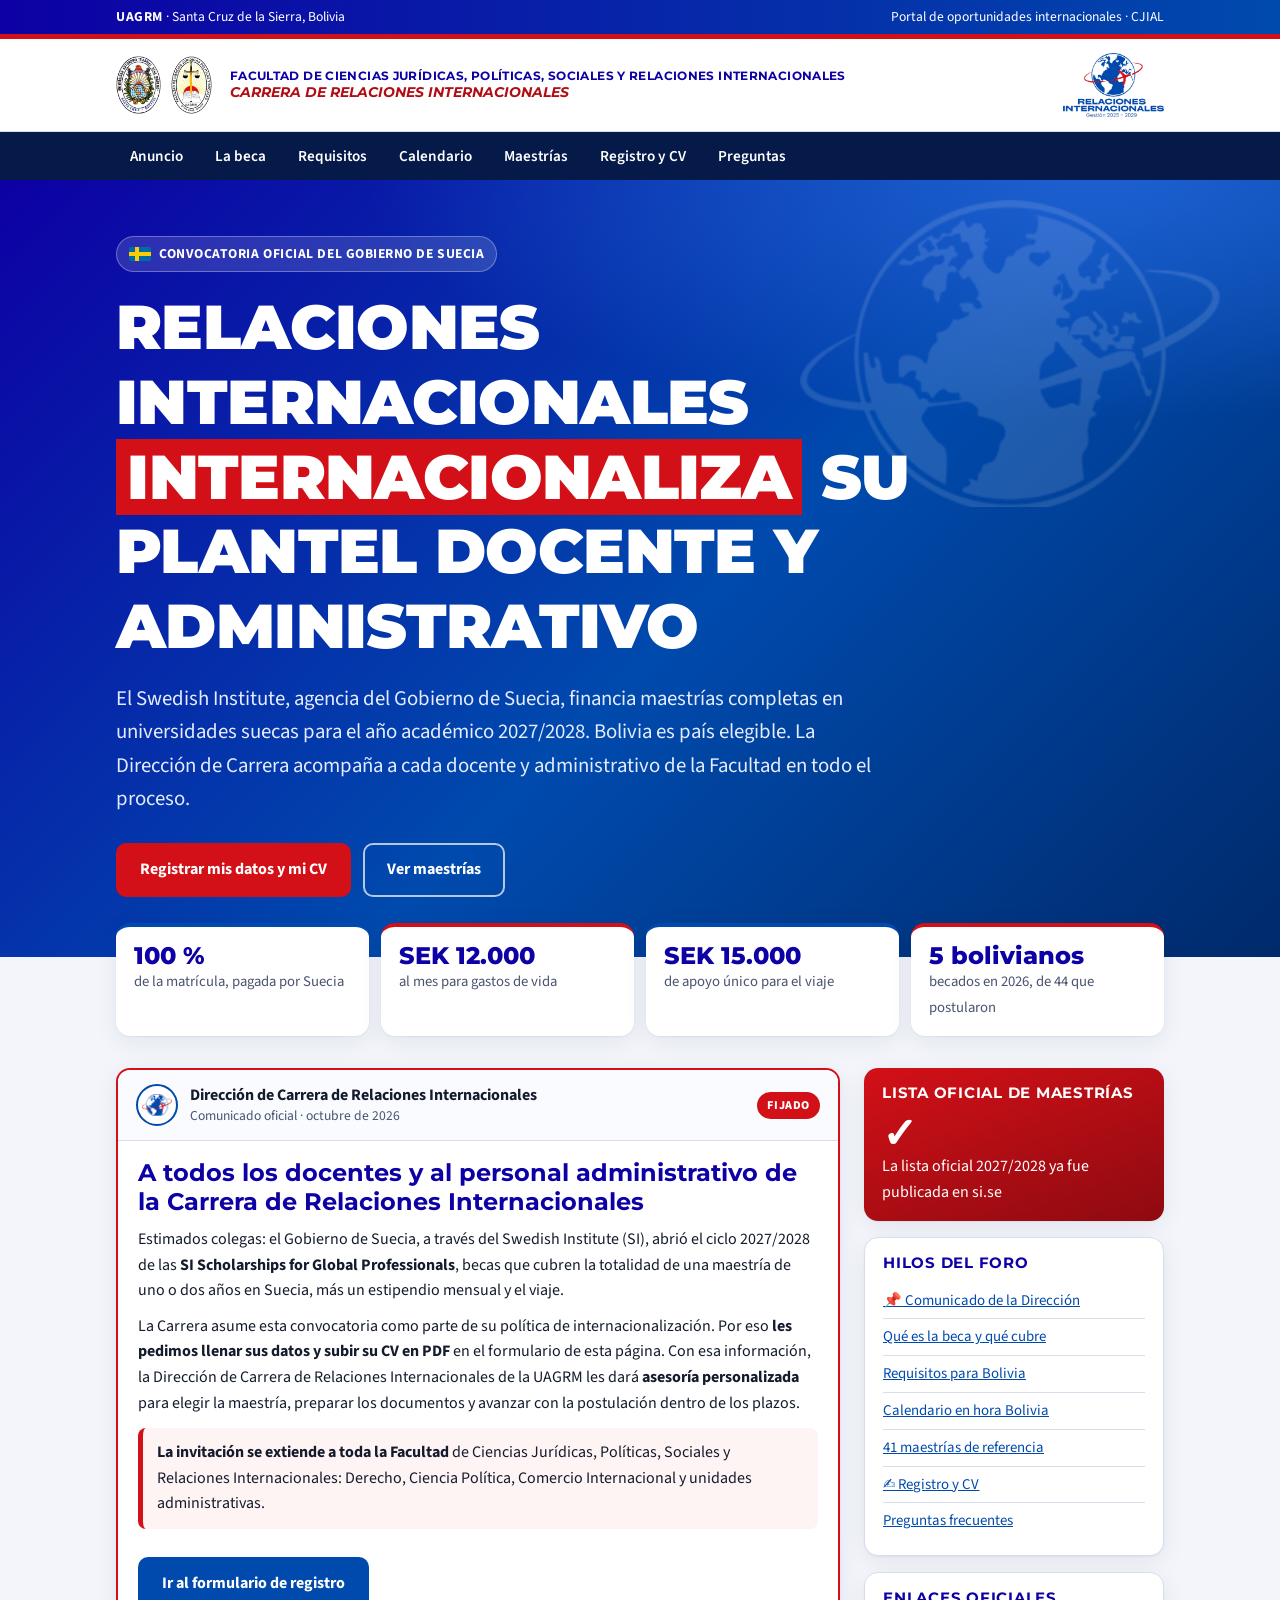
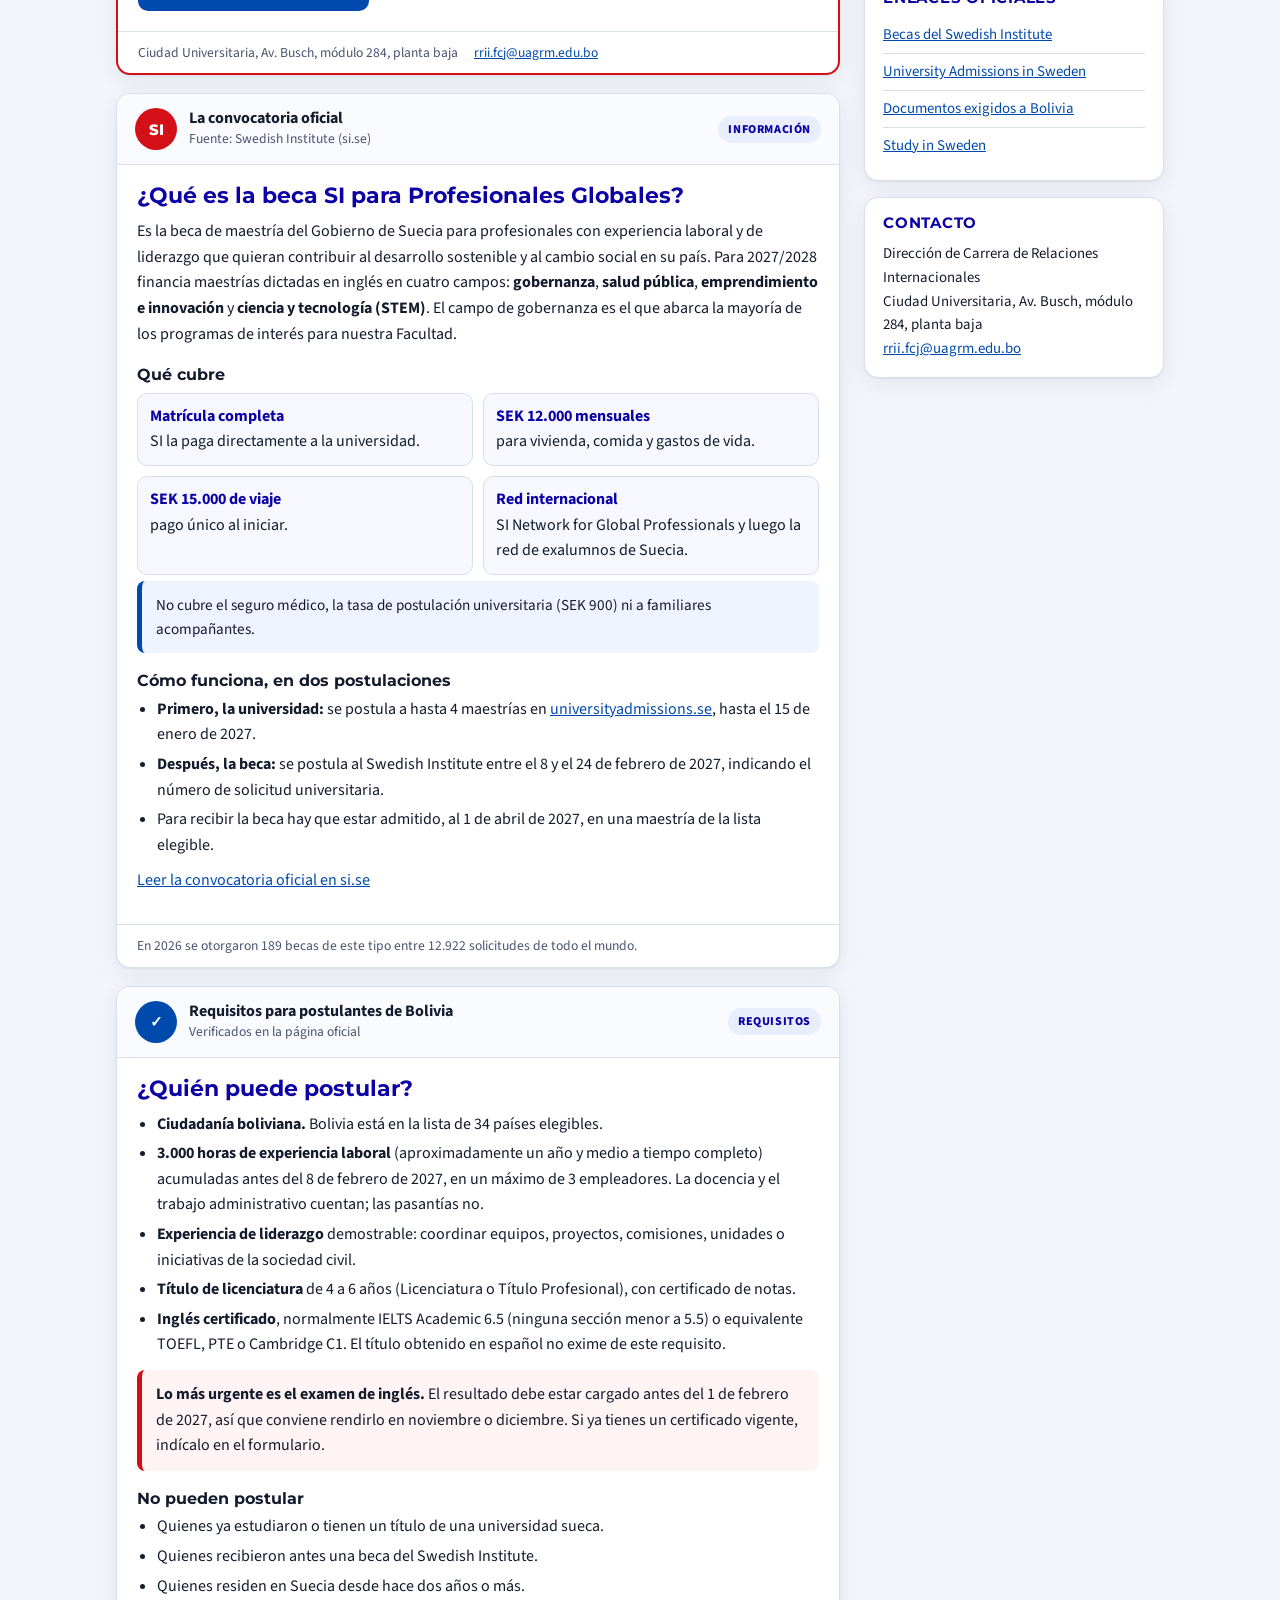
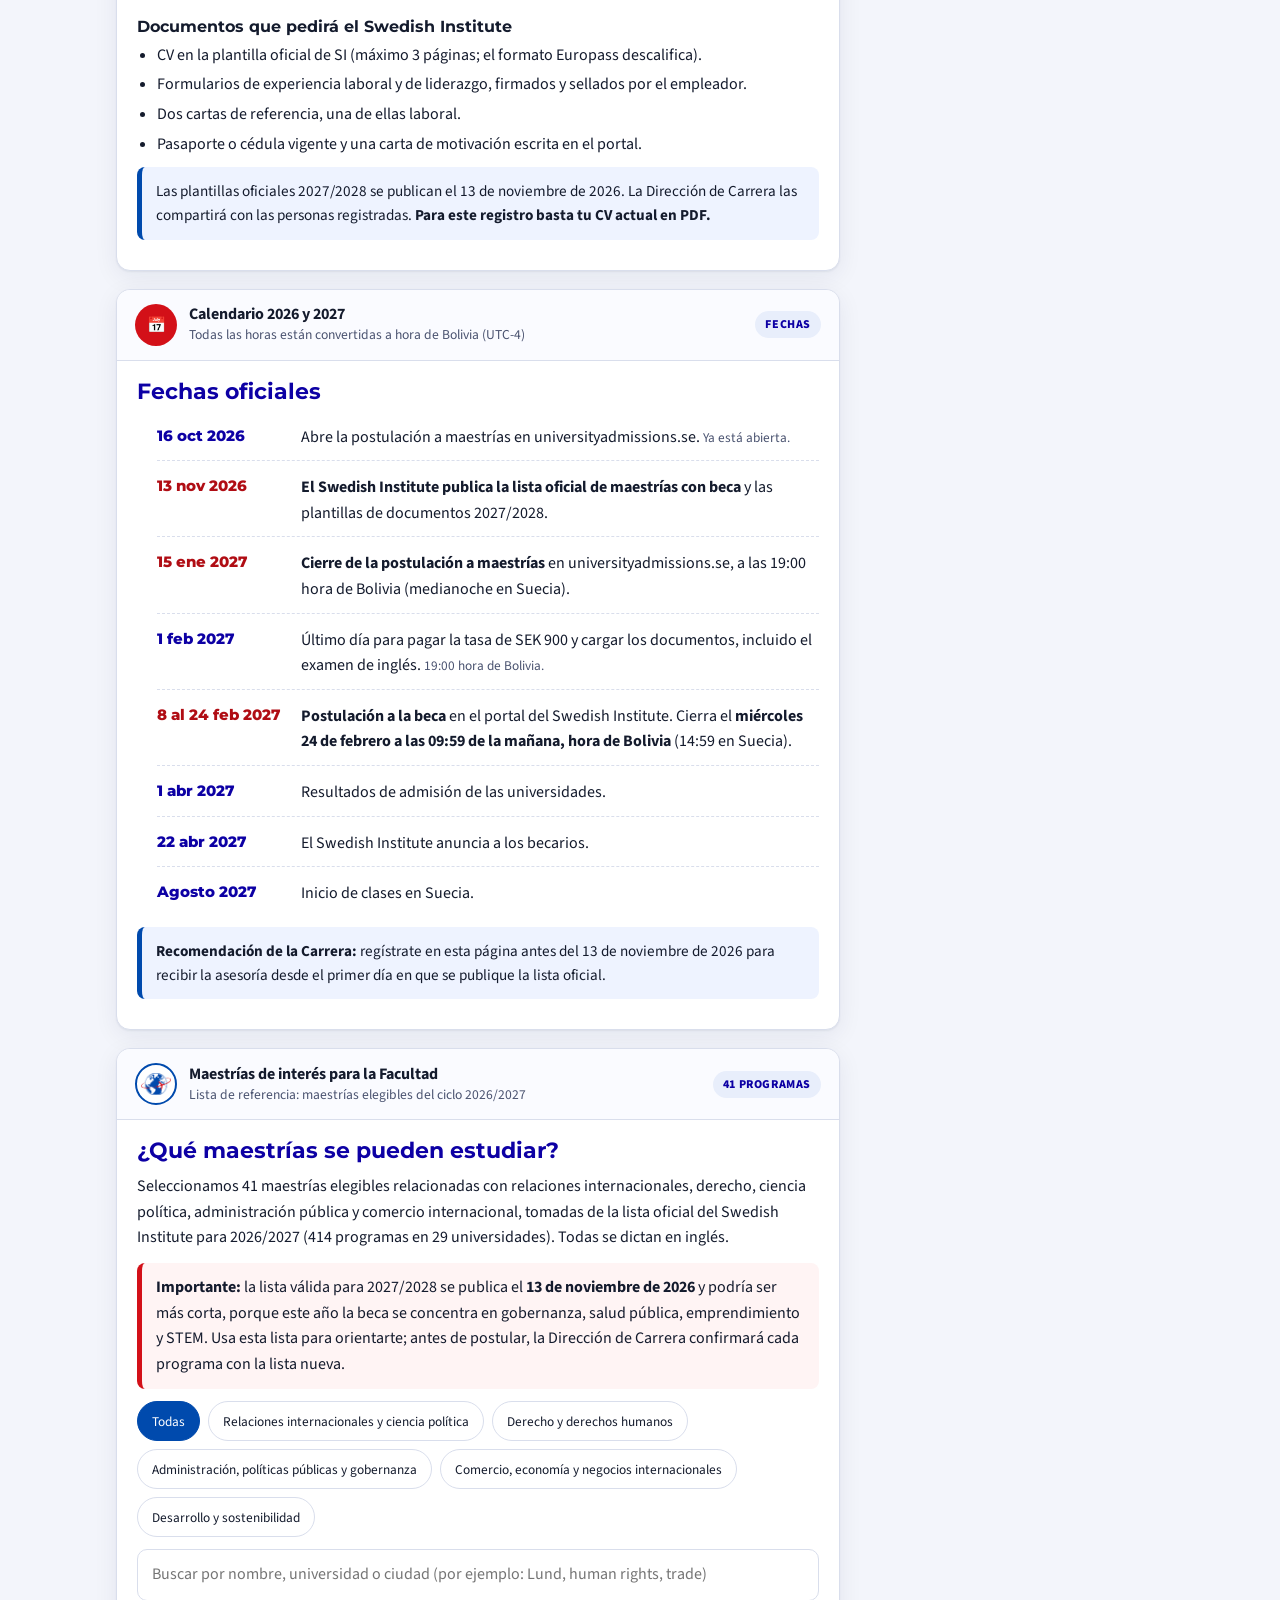
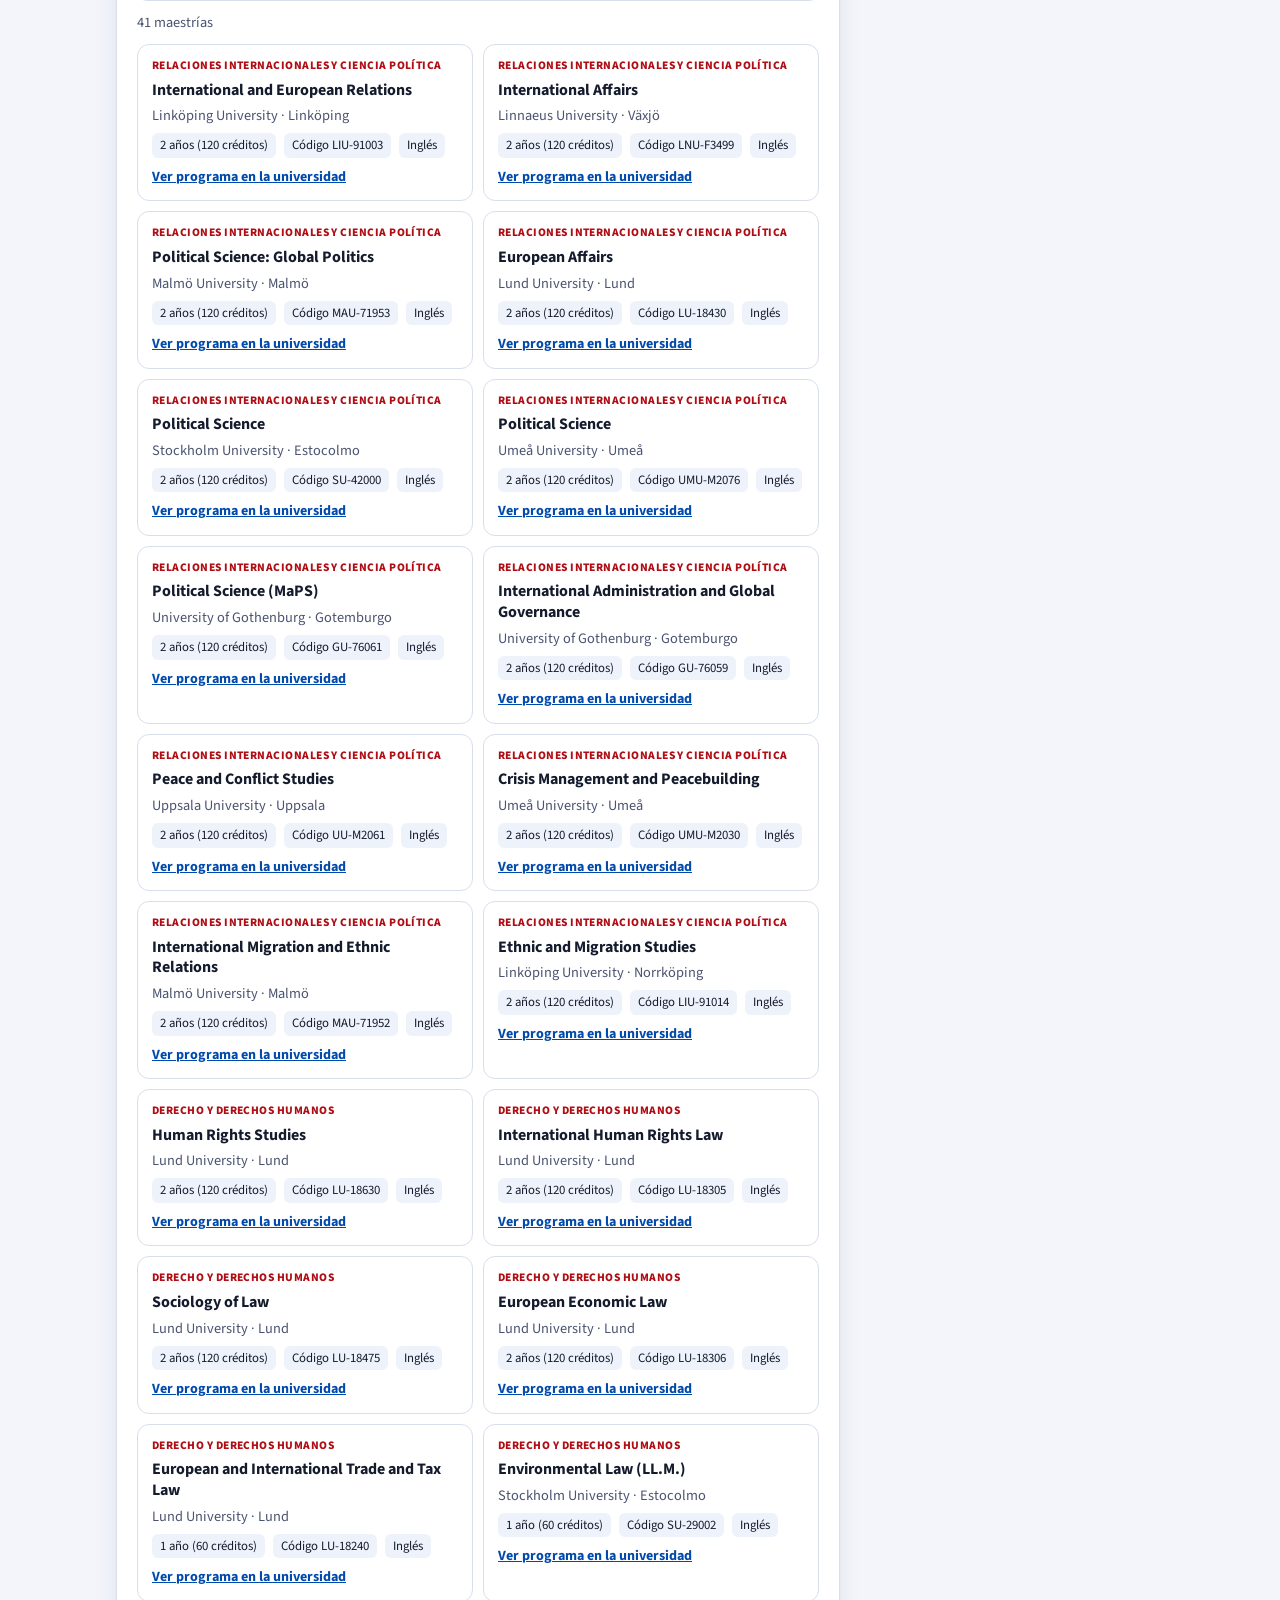
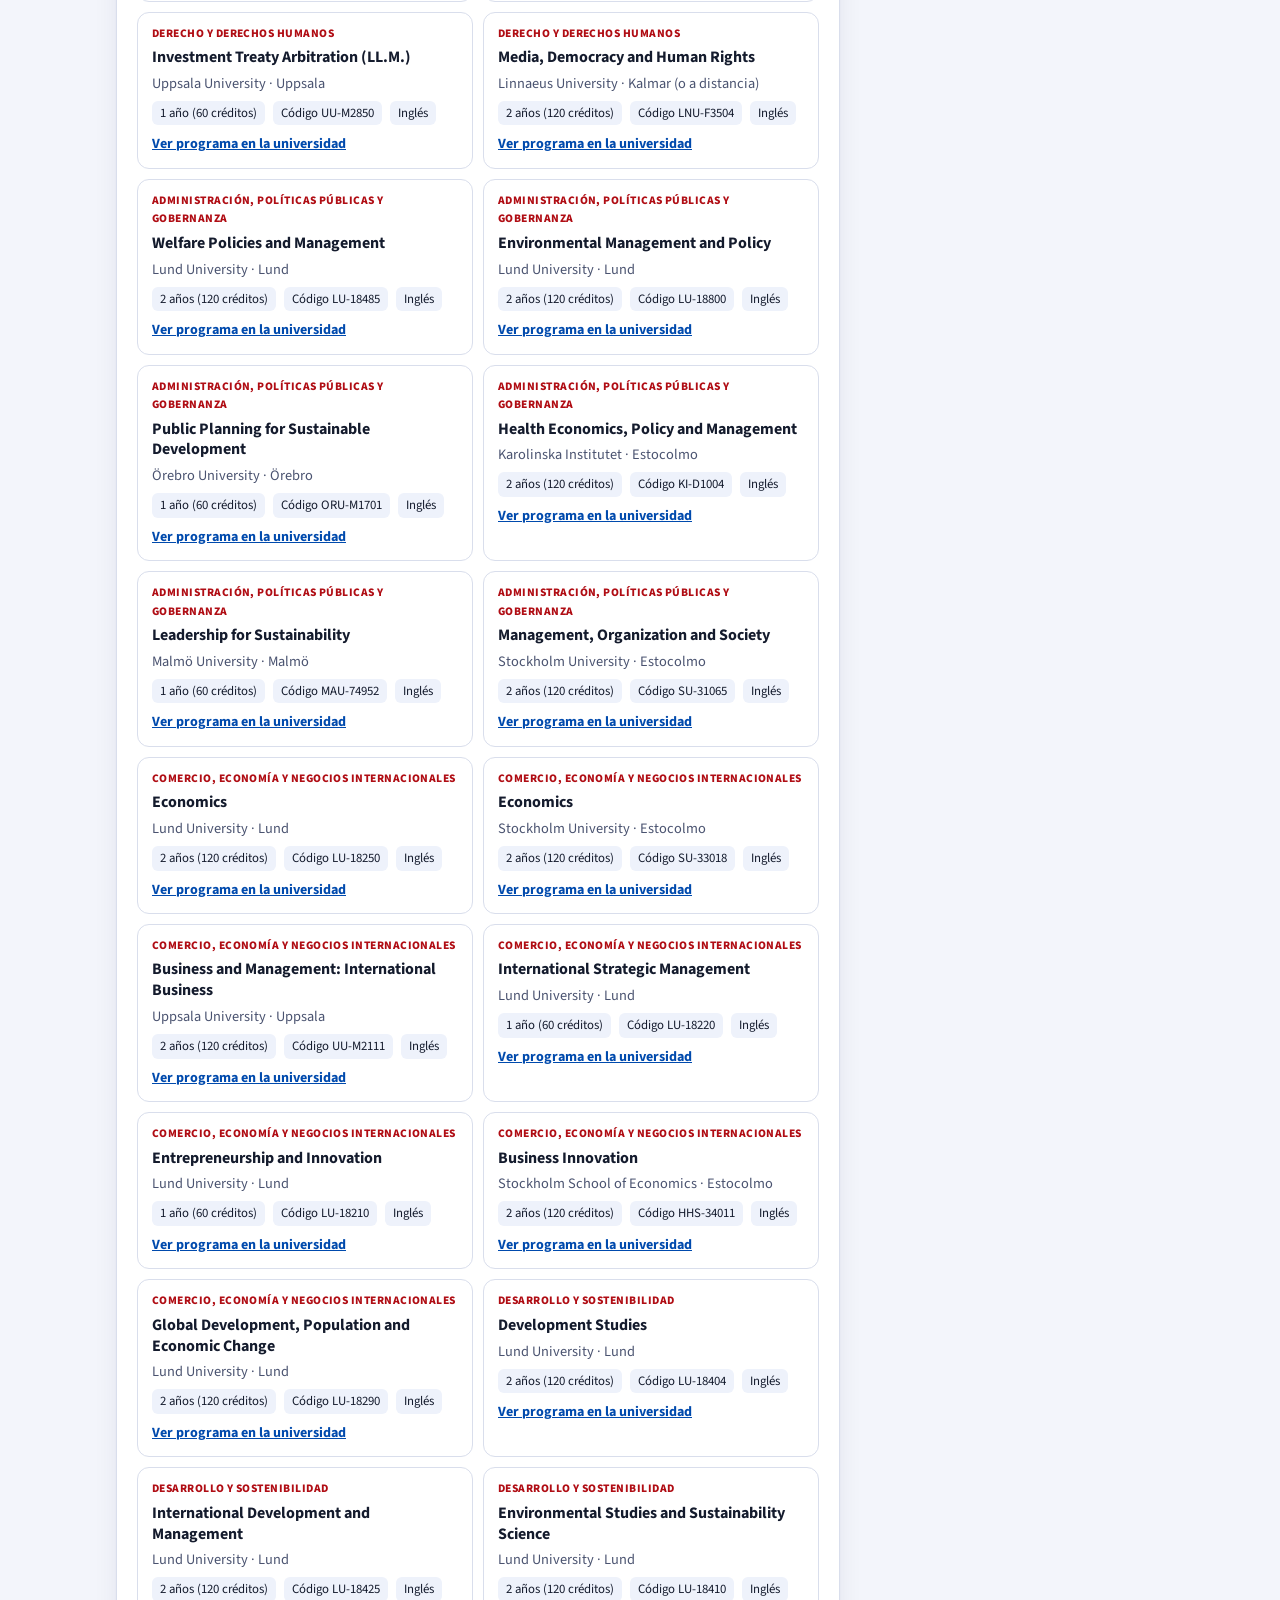
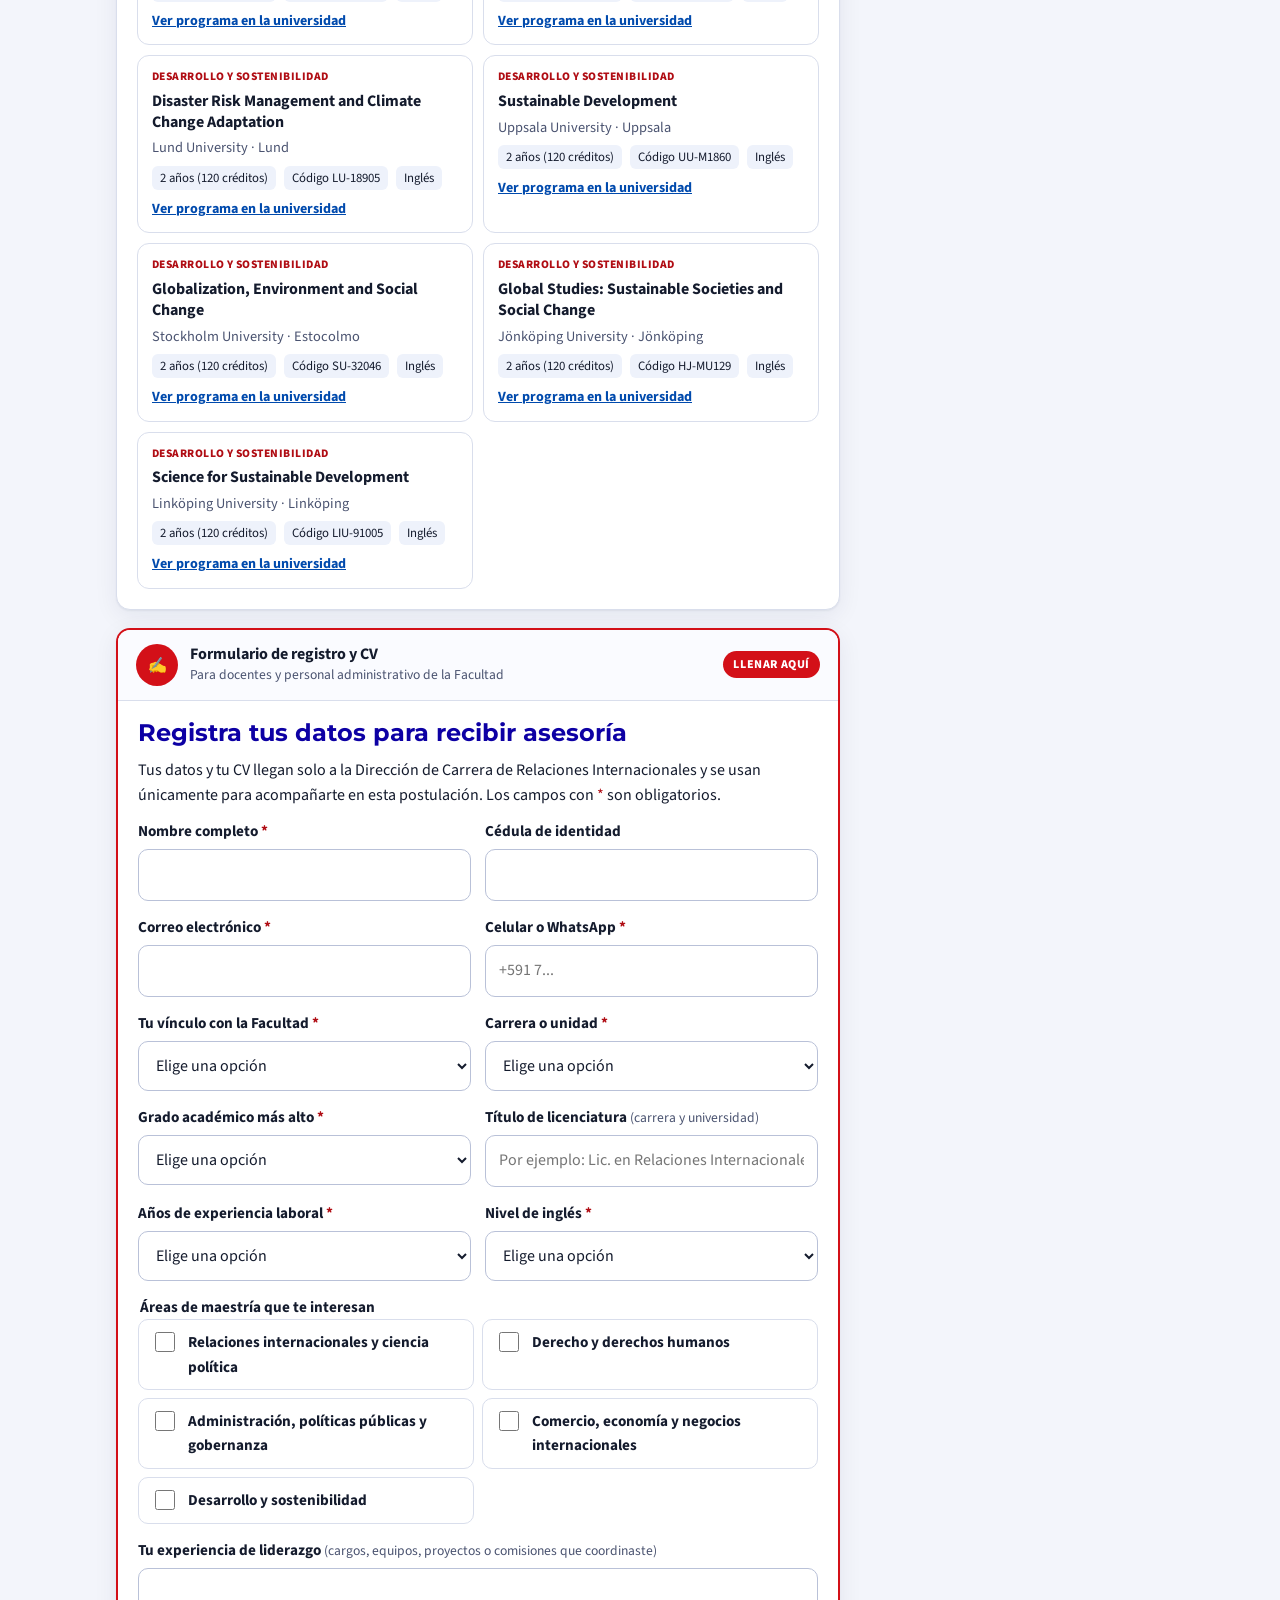
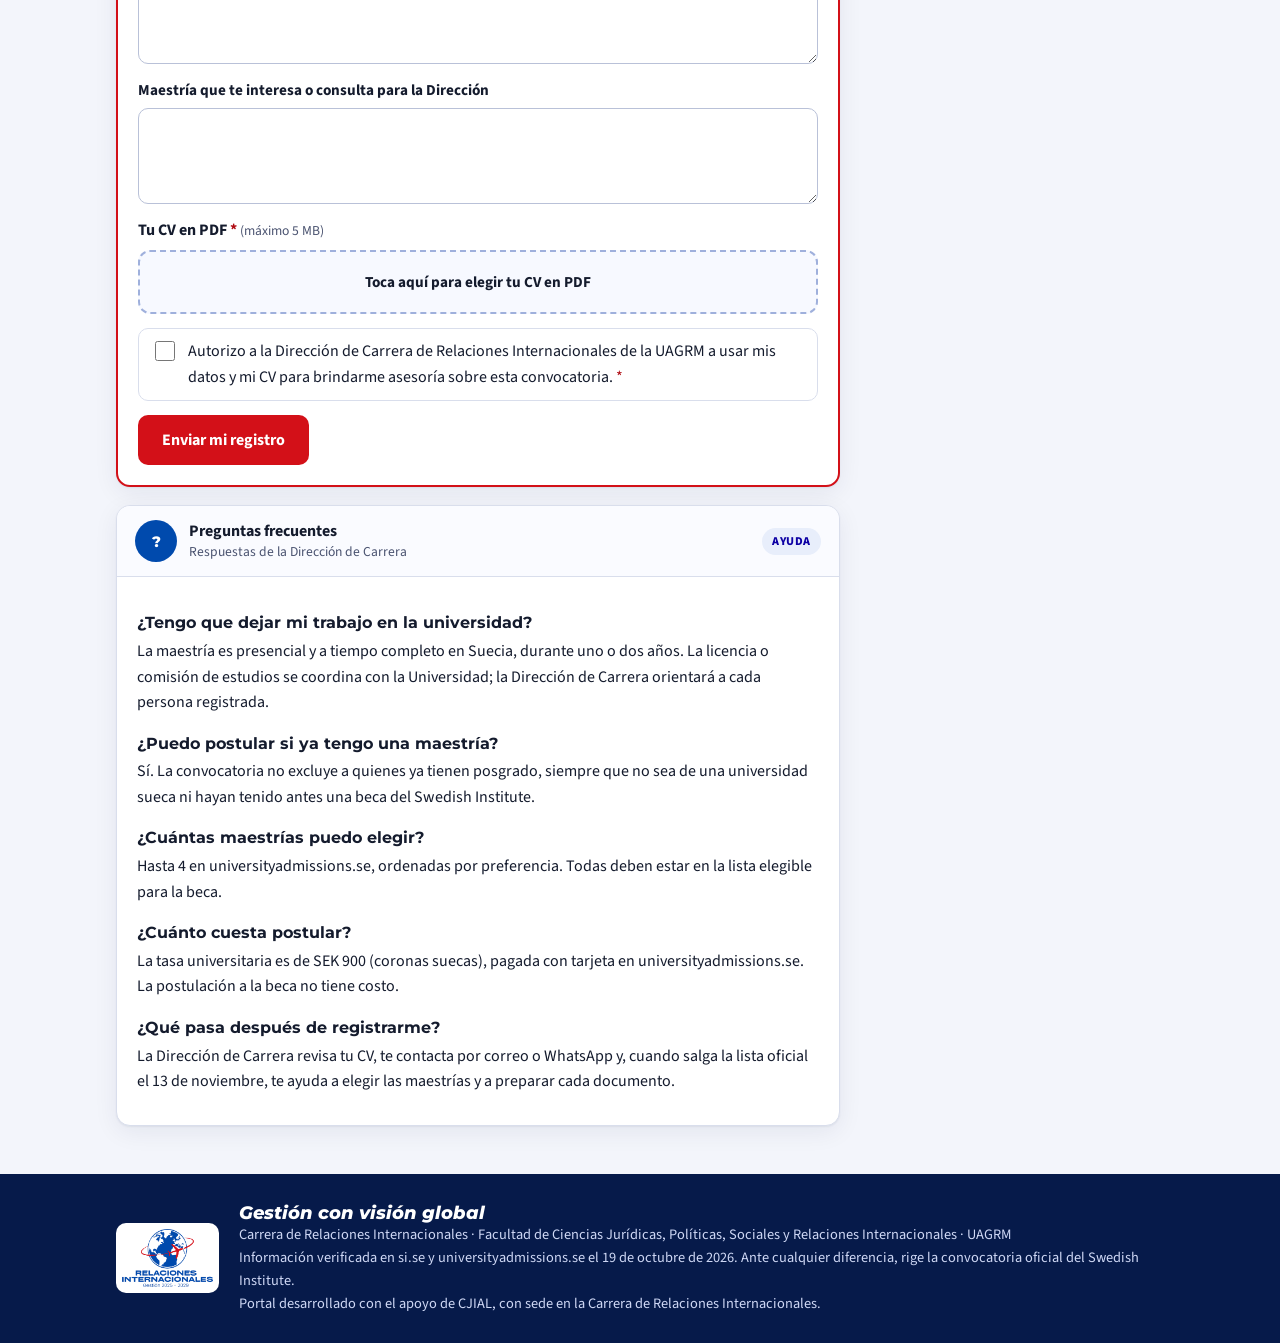
<file: index.html>
<!doctype html>
<html lang="es">
<head>
<meta charset="utf-8">
<meta name="viewport" content="width=device-width,initial-scale=1">
<title>Becas Suecia · RRII UAGRM</title>
<meta name="description" content="Convocatoria oficial del Gobierno de Suecia (Swedish Institute) para maestrías con beca completa 2027/2028. Registro de docentes y personal administrativo de la Carrera de Relaciones Internacionales, UAGRM.">
<meta property="og:title" content="Relaciones Internacionales internacionaliza su plantel docente y administrativo">
<meta property="og:description" content="Becas completas del Gobierno de Suecia para maestrías 2027/2028. Registra tus datos y tu CV para recibir asesoría de la Dirección de Carrera.">
<meta property="og:image" content="img/og.jpg">
<meta property="og:type" content="website">
<meta name="theme-color" content="#0D00A4">
<link rel="icon" href="img/globo.png">
<link rel="preconnect" href="https://fonts.googleapis.com">
<link rel="preconnect" href="https://fonts.gstatic.com" crossorigin>
<link href="https://fonts.googleapis.com/css2?family=Montserrat:ital,wght@0,600;0,700;0,800;0,900;1,700;1,800&family=Source+Sans+3:wght@400;600;700&display=swap" rel="stylesheet">
<link rel="stylesheet" href="css/estilo.css">
</head>
<body>
<a class="salto" href="#contenido">Saltar al contenido</a>

<div class="barra"><div class="envoltura">
  <span><b>UAGRM</b> · Santa Cruz de la Sierra, Bolivia</span>
  <span>Portal de oportunidades internacionales · CJIAL</span>
</div></div>
<div class="cinta"></div>

<header class="cabecera"><div class="envoltura">
  <div class="escudos">
    <img src="img/escudo-uagrm.png" alt="Escudo de la Universidad Autónoma Gabriel René Moreno">
    <img src="img/escudo-facultad.png" alt="Escudo de la Facultad de Ciencias Jurídicas, Políticas y Sociales">
  </div>
  <div class="textos">
    <div class="fac">Facultad de Ciencias Jurídicas, Políticas, Sociales y Relaciones Internacionales</div>
    <div class="car">Carrera de Relaciones Internacionales</div>
  </div>
  <img class="logo-rrii" src="img/logo-rrii.png" alt="Logo de la Carrera de Relaciones Internacionales, Gestión 2025 a 2029">
</div></header>

<nav class="menu" aria-label="Secciones"><ul>
  <li><a href="#anuncio">Anuncio</a></li>
  <li><a href="#convocatoria">La beca</a></li>
  <li><a href="#requisitos">Requisitos</a></li>
  <li><a href="#calendario">Calendario</a></li>
  <li><a href="#maestrias">Maestrías</a></li>
  <li><a href="#registro">Registro y CV</a></li>
  <li><a href="#preguntas">Preguntas</a></li>
</ul></nav>

<section class="lema" aria-labelledby="lema-titulo">
  <div class="envoltura">
    <img class="globo" src="img/globo.png" alt="">
    <span class="etiqueta"><span class="bandera" aria-hidden="true"></span> Convocatoria oficial del Gobierno de Suecia</span>
    <h1 id="lema-titulo">Relaciones Internacionales <span class="rojo">internacionaliza</span> su plantel docente y administrativo</h1>
    <p class="sub">El Swedish Institute, agencia del Gobierno de Suecia, financia maestrías completas en universidades suecas para el año académico 2027/2028. Bolivia es país elegible. La Dirección de Carrera acompaña a cada docente y administrativo de la Facultad en todo el proceso.</p>
    <div class="acciones">
      <a class="boton rojo" href="#registro">Registrar mis datos y mi CV</a>
      <a class="boton borde" href="#maestrias">Ver maestrías</a>
    </div>
  </div>
</section>

<div class="envoltura">
  <div class="cifras" role="list">
    <div class="cifra" role="listitem"><b>100 %</b><span>de la matrícula, pagada por Suecia</span></div>
    <div class="cifra" role="listitem"><b>SEK 12.000</b><span>al mes para gastos de vida</span></div>
    <div class="cifra" role="listitem"><b>SEK 15.000</b><span>de apoyo único para el viaje</span></div>
    <div class="cifra" role="listitem"><b>5 bolivianos</b><span>becados en 2026, de 44 que postularon</span></div>
  </div>
</div>

<main id="contenido" class="envoltura foro">
<div class="hilos">

  <!-- ANUNCIO FIJADO -->
  <article class="hilo anuncio" id="anuncio">
    <div class="hilo-cab">
      <div class="avatar logo"><img src="img/globo.png" alt=""></div>
      <div><div class="quien">Dirección de Carrera de Relaciones Internacionales</div><div class="cuando">Comunicado oficial · octubre de 2026</div></div>
      <span class="chip fijado">Fijado</span>
    </div>
    <div class="hilo-cuerpo">
      <h2>A todos los docentes y al personal administrativo de la Carrera de Relaciones Internacionales</h2>
      <p>Estimados colegas: el Gobierno de Suecia, a través del Swedish Institute (SI), abrió el ciclo 2027/2028 de las <b>SI Scholarships for Global Professionals</b>, becas que cubren la totalidad de una maestría de uno o dos años en Suecia, más un estipendio mensual y el viaje.</p>
      <p>La Carrera asume esta convocatoria como parte de su política de internacionalización. Por eso <b>les pedimos llenar sus datos y subir su CV en PDF</b> en el formulario de esta página. Con esa información, la Dirección de Carrera de Relaciones Internacionales de la UAGRM les dará <b>asesoría personalizada</b> para elegir la maestría, preparar los documentos y avanzar con la postulación dentro de los plazos.</p>
      <div class="destacado"><b>La invitación se extiende a toda la Facultad</b> de Ciencias Jurídicas, Políticas, Sociales y Relaciones Internacionales: Derecho, Ciencia Política, Comercio Internacional y unidades administrativas.</div>
      <div class="acciones"><a class="boton azul" href="#registro">Ir al formulario de registro</a></div>
    </div>
    <div class="pie-hilo"><span>Ciudad Universitaria, Av. Busch, módulo 284, planta baja</span><span><a href="mailto:rrii.fcj@uagrm.edu.bo">rrii.fcj@uagrm.edu.bo</a></span></div>
  </article>

  <!-- LA BECA -->
  <article class="hilo" id="convocatoria">
    <div class="hilo-cab">
      <div class="avatar rojo">SI</div>
      <div><div class="quien">La convocatoria oficial</div><div class="cuando">Fuente: Swedish Institute (si.se)</div></div>
      <span class="chip">Información</span>
    </div>
    <div class="hilo-cuerpo">
      <h2>¿Qué es la beca SI para Profesionales Globales?</h2>
      <p>Es la beca de maestría del Gobierno de Suecia para profesionales con experiencia laboral y de liderazgo que quieran contribuir al desarrollo sostenible y al cambio social en su país. Para 2027/2028 financia maestrías dictadas en inglés en cuatro campos: <b>gobernanza</b>, <b>salud pública</b>, <b>emprendimiento e innovación</b> y <b>ciencia y tecnología (STEM)</b>. El campo de gobernanza es el que abarca la mayoría de los programas de interés para nuestra Facultad.</p>
      <h3>Qué cubre</h3>
      <div class="cuadro">
        <div><b>Matrícula completa</b>SI la paga directamente a la universidad.</div>
        <div><b>SEK 12.000 mensuales</b>para vivienda, comida y gastos de vida.</div>
        <div><b>SEK 15.000 de viaje</b>pago único al iniciar.</div>
        <div><b>Red internacional</b>SI Network for Global Professionals y luego la red de exalumnos de Suecia.</div>
      </div>
      <p class="nota">No cubre el seguro médico, la tasa de postulación universitaria (SEK 900) ni a familiares acompañantes.</p>
      <h3>Cómo funciona, en dos postulaciones</h3>
      <ul>
        <li><b>Primero, la universidad:</b> se postula a hasta 4 maestrías en <a href="https://www.universityadmissions.se/en/" rel="noopener" target="_blank">universityadmissions.se</a>, hasta el 15 de enero de 2027.</li>
        <li><b>Después, la beca:</b> se postula al Swedish Institute entre el 8 y el 24 de febrero de 2027, indicando el número de solicitud universitaria.</li>
        <li>Para recibir la beca hay que estar admitido, al 1 de abril de 2027, en una maestría de la lista elegible.</li>
      </ul>
      <p><a href="https://si.se/en/apply/scholarships/swedish-institute-scholarships-for-global-professionals/" target="_blank" rel="noopener">Leer la convocatoria oficial en si.se</a></p>
    </div>
    <div class="pie-hilo"><span>En 2026 se otorgaron 189 becas de este tipo entre 12.922 solicitudes de todo el mundo.</span></div>
  </article>

  <!-- REQUISITOS -->
  <article class="hilo" id="requisitos">
    <div class="hilo-cab">
      <div class="avatar">✓</div>
      <div><div class="quien">Requisitos para postulantes de Bolivia</div><div class="cuando">Verificados en la página oficial</div></div>
      <span class="chip">Requisitos</span>
    </div>
    <div class="hilo-cuerpo">
      <h2>¿Quién puede postular?</h2>
      <ul>
        <li><b>Ciudadanía boliviana.</b> Bolivia está en la lista de 34 países elegibles.</li>
        <li><b>3.000 horas de experiencia laboral</b> (aproximadamente un año y medio a tiempo completo) acumuladas antes del 8 de febrero de 2027, en un máximo de 3 empleadores. La docencia y el trabajo administrativo cuentan; las pasantías no.</li>
        <li><b>Experiencia de liderazgo</b> demostrable: coordinar equipos, proyectos, comisiones, unidades o iniciativas de la sociedad civil.</li>
        <li><b>Título de licenciatura</b> de 4 a 6 años (Licenciatura o Título Profesional), con certificado de notas.</li>
        <li><b>Inglés certificado</b>, normalmente IELTS Academic 6.5 (ninguna sección menor a 5.5) o equivalente TOEFL, PTE o Cambridge C1. El título obtenido en español no exime de este requisito.</li>
      </ul>
      <div class="destacado"><b>Lo más urgente es el examen de inglés.</b> El resultado debe estar cargado antes del 1 de febrero de 2027, así que conviene rendirlo en noviembre o diciembre. Si ya tienes un certificado vigente, indícalo en el formulario.</div>
      <h3>No pueden postular</h3>
      <ul>
        <li>Quienes ya estudiaron o tienen un título de una universidad sueca.</li>
        <li>Quienes recibieron antes una beca del Swedish Institute.</li>
        <li>Quienes residen en Suecia desde hace dos años o más.</li>
      </ul>
      <h3>Documentos que pedirá el Swedish Institute</h3>
      <ul>
        <li>CV en la plantilla oficial de SI (máximo 3 páginas; el formato Europass descalifica).</li>
        <li>Formularios de experiencia laboral y de liderazgo, firmados y sellados por el empleador.</li>
        <li>Dos cartas de referencia, una de ellas laboral.</li>
        <li>Pasaporte o cédula vigente y una carta de motivación escrita en el portal.</li>
      </ul>
      <p class="nota">Las plantillas oficiales 2027/2028 se publican el 13 de noviembre de 2026. La Dirección de Carrera las compartirá con las personas registradas. <b>Para este registro basta tu CV actual en PDF.</b></p>
    </div>
  </article>

  <!-- CALENDARIO -->
  <article class="hilo" id="calendario">
    <div class="hilo-cab">
      <div class="avatar rojo">📅</div>
      <div><div class="quien">Calendario 2026 y 2027</div><div class="cuando">Todas las horas están convertidas a hora de Bolivia (UTC-4)</div></div>
      <span class="chip">Fechas</span>
    </div>
    <div class="hilo-cuerpo">
      <h2>Fechas oficiales</h2>
      <ul class="cal">
        <li><span class="f">16 oct 2026</span><span>Abre la postulación a maestrías en universityadmissions.se. <small>Ya está abierta.</small></span></li>
        <li class="clave"><span class="f">13 nov 2026</span><span><b>El Swedish Institute publica la lista oficial de maestrías con beca</b> y las plantillas de documentos 2027/2028.</span></li>
        <li class="clave"><span class="f">15 ene 2027</span><span><b>Cierre de la postulación a maestrías</b> en universityadmissions.se, a las 19:00 hora de Bolivia (medianoche en Suecia).</span></li>
        <li><span class="f">1 feb 2027</span><span>Último día para pagar la tasa de SEK 900 y cargar los documentos, incluido el examen de inglés. <small>19:00 hora de Bolivia.</small></span></li>
        <li class="clave"><span class="f">8 al 24 feb 2027</span><span><b>Postulación a la beca</b> en el portal del Swedish Institute. Cierra el <b>miércoles 24 de febrero a las 09:59 de la mañana, hora de Bolivia</b> (14:59 en Suecia).</span></li>
        <li><span class="f">1 abr 2027</span><span>Resultados de admisión de las universidades.</span></li>
        <li><span class="f">22 abr 2027</span><span>El Swedish Institute anuncia a los becarios.</span></li>
        <li><span class="f">Agosto 2027</span><span>Inicio de clases en Suecia.</span></li>
      </ul>
      <p class="nota"><b>Recomendación de la Carrera:</b> regístrate en esta página antes del 13 de noviembre de 2026 para recibir la asesoría desde el primer día en que se publique la lista oficial.</p>
    </div>
  </article>

  <!-- MAESTRIAS -->
  <article class="hilo" id="maestrias">
    <div class="hilo-cab">
      <div class="avatar logo"><img src="img/globo.png" alt=""></div>
      <div><div class="quien">Maestrías de interés para la Facultad</div><div class="cuando">Lista de referencia: maestrías elegibles del ciclo 2026/2027</div></div>
      <span class="chip">41 programas</span>
    </div>
    <div class="hilo-cuerpo">
      <h2>¿Qué maestrías se pueden estudiar?</h2>
      <p>Seleccionamos 41 maestrías elegibles relacionadas con relaciones internacionales, derecho, ciencia política, administración pública y comercio internacional, tomadas de la lista oficial del Swedish Institute para 2026/2027 (414 programas en 29 universidades). Todas se dictan en inglés.</p>
      <div class="destacado"><b>Importante:</b> la lista válida para 2027/2028 se publica el <b>13 de noviembre de 2026</b> y podría ser más corta, porque este año la beca se concentra en gobernanza, salud pública, emprendimiento y STEM. Usa esta lista para orientarte; antes de postular, la Dirección de Carrera confirmará cada programa con la lista nueva.</div>
      <div class="filtros" role="group" aria-label="Filtrar por área" id="filtros"></div>
      <label for="buscar" class="salto">Buscar maestría</label>
      <input id="buscar" class="buscar" type="search" placeholder="Buscar por nombre, universidad o ciudad (por ejemplo: Lund, human rights, trade)">
      <p class="contador" id="contador" aria-live="polite"></p>
      <div class="lista-m" id="lista-m"></div>
    </div>
  </article>

  <!-- REGISTRO -->
  <article class="hilo anuncio" id="registro">
    <div class="hilo-cab">
      <div class="avatar rojo">✍</div>
      <div><div class="quien">Formulario de registro y CV</div><div class="cuando">Para docentes y personal administrativo de la Facultad</div></div>
      <span class="chip fijado">Llenar aquí</span>
    </div>
    <div class="hilo-cuerpo">
      <h2>Registra tus datos para recibir asesoría</h2>
      <p>Tus datos y tu CV llegan solo a la Dirección de Carrera de Relaciones Internacionales y se usan únicamente para acompañarte en esta postulación. Los campos con <span class="req">*</span> son obligatorios.</p>
      <form id="formulario" novalidate>
        <div class="fila">
          <div class="campo"><label for="nombre">Nombre completo <span class="req">*</span></label><input id="nombre" name="nombre" type="text" autocomplete="name" required maxlength="160"></div>
          <div class="campo"><label for="ci">Cédula de identidad</label><input id="ci" name="ci" type="text" maxlength="30"></div>
        </div>
        <div class="fila">
          <div class="campo"><label for="correo">Correo electrónico <span class="req">*</span></label><input id="correo" name="correo" type="email" autocomplete="email" required maxlength="160"></div>
          <div class="campo"><label for="celular">Celular o WhatsApp <span class="req">*</span></label><input id="celular" name="celular" type="tel" autocomplete="tel" required maxlength="30" placeholder="+591 7..."></div>
        </div>
        <div class="fila">
          <div class="campo"><label for="vinculo">Tu vínculo con la Facultad <span class="req">*</span></label>
            <select id="vinculo" name="vinculo" required>
              <option value="">Elige una opción</option>
              <option>Docente</option><option>Administrativo</option><option>Docente y administrativo</option><option>Autoridad</option>
            </select></div>
          <div class="campo"><label for="unidad">Carrera o unidad <span class="req">*</span></label>
            <select id="unidad" name="unidad" required>
              <option value="">Elige una opción</option>
              <option>Carrera de Relaciones Internacionales</option>
              <option>Carrera de Derecho</option>
              <option>Carrera de Ciencia Política</option>
              <option>Comercio Internacional / Comercio Exterior</option>
              <option>Decanato o administración de la Facultad</option>
              <option>Otra unidad de la UAGRM</option>
            </select></div>
        </div>
        <div class="fila">
          <div class="campo"><label for="grado">Grado académico más alto <span class="req">*</span></label>
            <select id="grado" name="grado" required>
              <option value="">Elige una opción</option>
              <option>Licenciatura</option><option>Diplomado</option><option>Especialidad</option><option>Maestría</option><option>Doctorado</option><option>Técnico superior</option>
            </select></div>
          <div class="campo"><label for="titulo">Título de licenciatura <span class="ayuda">(carrera y universidad)</span></label><input id="titulo" name="titulo" type="text" maxlength="200" placeholder="Por ejemplo: Lic. en Relaciones Internacionales, UAGRM"></div>
        </div>
        <div class="fila">
          <div class="campo"><label for="anios">Años de experiencia laboral <span class="req">*</span></label>
            <select id="anios" name="anios" required>
              <option value="">Elige una opción</option>
              <option>Menos de 1 año y medio</option><option>Entre 1 año y medio y 3 años</option><option>Entre 3 y 5 años</option><option>Entre 5 y 10 años</option><option>Más de 10 años</option>
            </select></div>
          <div class="campo"><label for="ingles">Nivel de inglés <span class="req">*</span></label>
            <select id="ingles" name="ingles" required>
              <option value="">Elige una opción</option>
              <option>Tengo IELTS, TOEFL u otro certificado vigente</option>
              <option>Avanzado, sin certificado</option>
              <option>Intermedio</option>
              <option>Básico</option>
            </select></div>
        </div>
        <fieldset class="campo"><legend>Áreas de maestría que te interesan</legend>
          <div class="checks" id="areas-checks"></div>
        </fieldset>
        <div class="campo"><label for="liderazgo">Tu experiencia de liderazgo <span class="ayuda">(cargos, equipos, proyectos o comisiones que coordinaste)</span></label><textarea id="liderazgo" name="liderazgo" maxlength="1500"></textarea></div>
        <div class="campo"><label for="comentario">Maestría que te interesa o consulta para la Dirección</label><textarea id="comentario" name="comentario" maxlength="1500"></textarea></div>
        <div class="campo">
          <span id="cv-etiqueta" style="font-weight:700">Tu CV en PDF <span class="req">*</span> <span class="ayuda">(máximo 5 MB)</span></span>
          <label class="archivo" id="zona-cv" for="cv">
            <input id="cv" name="cv" type="file" accept="application/pdf,.pdf" required aria-labelledby="cv-etiqueta">
            <span id="cv-texto">Toca aquí para elegir tu CV en PDF</span>
          </label>
        </div>
        <label class="check" style="margin-bottom:14px"><input id="consentimiento" type="checkbox" required> <span>Autorizo a la Dirección de Carrera de Relaciones Internacionales de la UAGRM a usar mis datos y mi CV para brindarme asesoría sobre esta convocatoria. <span class="req">*</span></span></label>
        <button class="boton rojo" type="submit" id="enviar">Enviar mi registro</button>
        <div class="estado" id="estado" role="status" aria-live="polite"></div>
      </form>
    </div>
  </article>

  <!-- PREGUNTAS -->
  <article class="hilo" id="preguntas">
    <div class="hilo-cab">
      <div class="avatar">?</div>
      <div><div class="quien">Preguntas frecuentes</div><div class="cuando">Respuestas de la Dirección de Carrera</div></div>
      <span class="chip">Ayuda</span>
    </div>
    <div class="hilo-cuerpo">
      <h3>¿Tengo que dejar mi trabajo en la universidad?</h3>
      <p>La maestría es presencial y a tiempo completo en Suecia, durante uno o dos años. La licencia o comisión de estudios se coordina con la Universidad; la Dirección de Carrera orientará a cada persona registrada.</p>
      <h3>¿Puedo postular si ya tengo una maestría?</h3>
      <p>Sí. La convocatoria no excluye a quienes ya tienen posgrado, siempre que no sea de una universidad sueca ni hayan tenido antes una beca del Swedish Institute.</p>
      <h3>¿Cuántas maestrías puedo elegir?</h3>
      <p>Hasta 4 en universityadmissions.se, ordenadas por preferencia. Todas deben estar en la lista elegible para la beca.</p>
      <h3>¿Cuánto cuesta postular?</h3>
      <p>La tasa universitaria es de SEK 900 (coronas suecas), pagada con tarjeta en universityadmissions.se. La postulación a la beca no tiene costo.</p>
      <h3>¿Qué pasa después de registrarme?</h3>
      <p>La Dirección de Carrera revisa tu CV, te contacta por correo o WhatsApp y, cuando salga la lista oficial el 13 de noviembre, te ayuda a elegir las maestrías y a preparar cada documento.</p>
    </div>
  </article>

</div>

<aside class="lateral">
  <div class="pegajoso">
    <div class="caja cuenta">
      <h3>Lista oficial de maestrías</h3>
      <b id="dias">--</b>
      <span id="dias-texto">días para el 13 de noviembre de 2026</span>
    </div>
    <div class="caja">
      <h3>Hilos del foro</h3>
      <ul>
        <li><a href="#anuncio">📌 Comunicado de la Dirección</a></li>
        <li><a href="#convocatoria">Qué es la beca y qué cubre</a></li>
        <li><a href="#requisitos">Requisitos para Bolivia</a></li>
        <li><a href="#calendario">Calendario en hora Bolivia</a></li>
        <li><a href="#maestrias">41 maestrías de referencia</a></li>
        <li><a href="#registro">✍ Registro y CV</a></li>
        <li><a href="#preguntas">Preguntas frecuentes</a></li>
      </ul>
    </div>
    <div class="caja">
      <h3>Enlaces oficiales</h3>
      <ul>
        <li><a href="https://si.se/en/apply/scholarships/" target="_blank" rel="noopener">Becas del Swedish Institute</a></li>
        <li><a href="https://www.universityadmissions.se/en/" target="_blank" rel="noopener">University Admissions in Sweden</a></li>
        <li><a href="https://www.universityadmissions.se/en/apply-to-masters/provide-application-documents-masters/country-instructions/bolivia/" target="_blank" rel="noopener">Documentos exigidos a Bolivia</a></li>
        <li><a href="https://studyinsweden.se/" target="_blank" rel="noopener">Study in Sweden</a></li>
      </ul>
    </div>
    <div class="caja">
      <h3>Contacto</h3>
      <p style="margin:0;font-size:.93rem">Dirección de Carrera de Relaciones Internacionales<br>Ciudad Universitaria, Av. Busch, módulo 284, planta baja<br><a href="mailto:rrii.fcj@uagrm.edu.bo">rrii.fcj@uagrm.edu.bo</a></p>
    </div>
  </div>
</aside>
</main>

<footer><div class="envoltura">
  <img src="img/logo-rrii.png" alt="Logo de la Carrera de Relaciones Internacionales">
  <div>
    <div class="lema-pie">Gestión con visión global</div>
    <div>Carrera de Relaciones Internacionales · Facultad de Ciencias Jurídicas, Políticas, Sociales y Relaciones Internacionales · UAGRM</div>
    <div>Información verificada en si.se y universityadmissions.se el 19 de octubre de 2026. Ante cualquier diferencia, rige la convocatoria oficial del Swedish Institute.</div>
    <div>Portal desarrollado con el apoyo de CJIAL, con sede en la Carrera de Relaciones Internacionales.</div>
  </div>
</div></footer>

<script src="js/supabase.min.js"></script>
<script src="js/config.js"></script>
<script src="js/maestrias.js"></script>
<script src="js/app.js"></script>
</body>
</html>
</file>
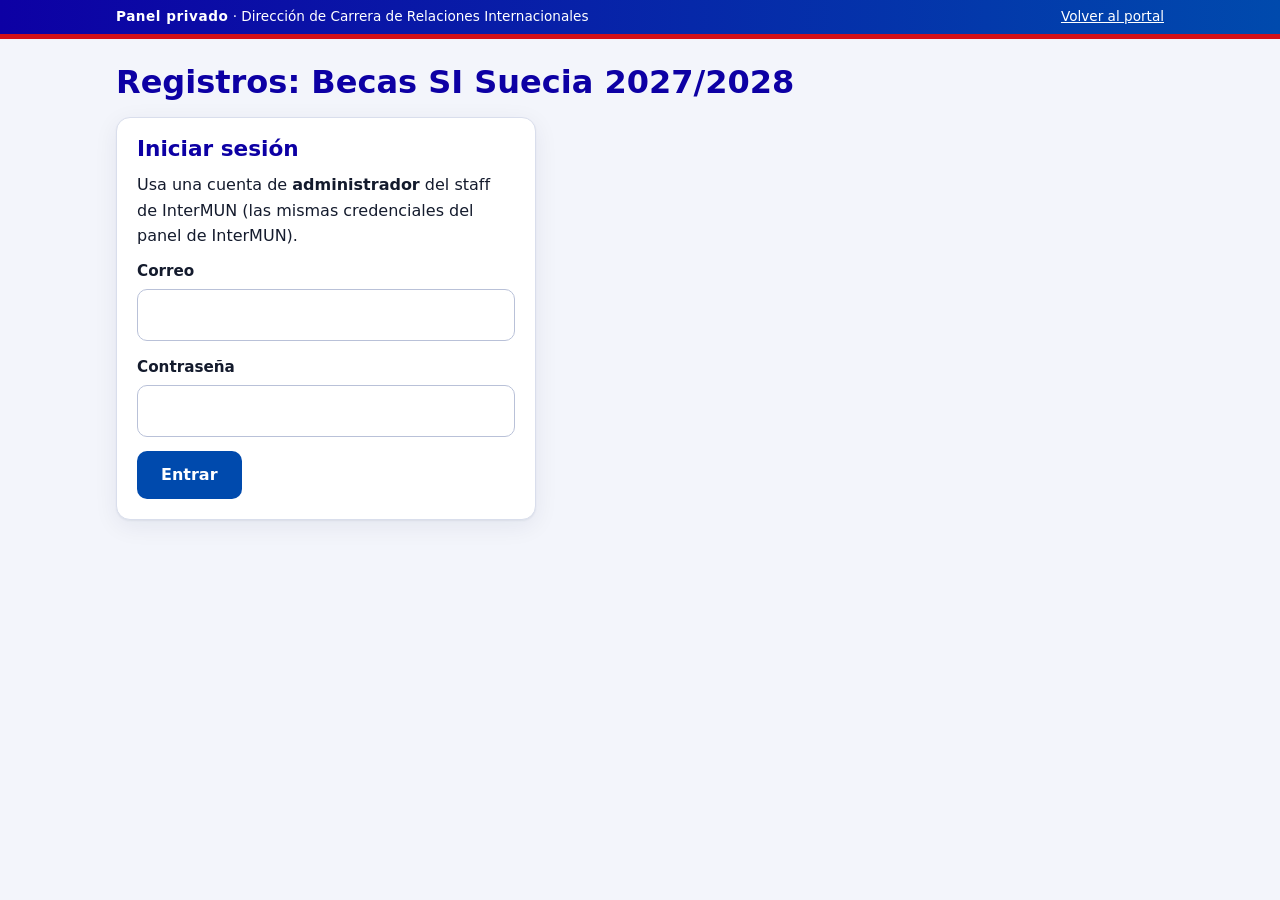
<file: admin.html>
<!doctype html>
<html lang="es">
<head>
<meta charset="utf-8">
<meta name="viewport" content="width=device-width,initial-scale=1">
<meta name="robots" content="noindex">
<title>Registros Becas Suecia</title>
<link rel="icon" href="img/globo.png">
<link rel="stylesheet" href="css/estilo.css">
<style>
  .panel{margin:24px auto 48px}
  .tabla{width:100%;border-collapse:collapse;font-size:.9rem;background:#fff}
  .tabla th,.tabla td{border-bottom:1px solid var(--linea);padding:8px 10px;text-align:left;vertical-align:top}
  .tabla th{background:var(--azul-noche);color:#fff;position:sticky;top:0}
  .rueda{overflow-x:auto;border:1px solid var(--linea);border-radius:12px;max-height:70vh}
  .barra-p{display:flex;gap:10px;flex-wrap:wrap;align-items:center;margin:14px 0}
  .login{max-width:420px}
  details summary{cursor:pointer;color:var(--azul);font-weight:700}
</style>
</head>
<body>
<div class="barra"><div class="envoltura"><span><b>Panel privado</b> · Dirección de Carrera de Relaciones Internacionales</span><span><a href="./" style="color:#fff">Volver al portal</a></span></div></div>
<div class="cinta"></div>
<main class="envoltura panel">
  <h1 style="color:var(--azul-hondo)">Registros: Becas SI Suecia 2027/2028</h1>

  <section id="v-login" class="hilo login" style="margin-top:16px">
    <div class="hilo-cuerpo">
      <h2>Iniciar sesión</h2>
      <p>Usa una cuenta de <b>administrador</b> del staff de InterMUN (las mismas credenciales del panel de InterMUN).</p>
      <form id="f-login">
        <div class="campo"><label for="u">Correo</label><input id="u" type="email" autocomplete="username" required></div>
        <div class="campo"><label for="p">Contraseña</label><input id="p" type="password" autocomplete="current-password" required style="width:100%;padding:12px 13px;border:1px solid #b9c1d8;border-radius:10px;font:inherit;min-height:48px"></div>
        <button class="boton azul" type="submit">Entrar</button>
        <div class="estado" id="e-login" role="status"></div>
      </form>
    </div>
  </section>

  <section id="v-datos" hidden>
    <div class="barra-p">
      <b id="total">0 registros</b>
      <button class="boton azul" id="b-recargar" type="button">Actualizar</button>
      <button class="boton rojo" id="b-csv" type="button">Descargar Excel (CSV)</button>
      <button class="boton" id="b-salir" type="button" style="border-color:var(--linea)">Cerrar sesión</button>
    </div>
    <div class="estado" id="e-datos" role="status"></div>
    <div class="rueda"><table class="tabla"><thead><tr>
      <th>Fecha</th><th>Nombre</th><th>Contacto</th><th>Vínculo / unidad</th><th>Formación</th><th>Experiencia / inglés</th><th>Áreas</th><th>Detalle</th><th>CV</th>
    </tr></thead><tbody id="filas"></tbody></table></div>
  </section>
</main>
<script src="js/supabase.min.js"></script>
<script src="js/config.js"></script>
<script>
(function(){
  var $=function(i){return document.getElementById(i)};
  var cfg=window.SUECIA_CFG, sb=supabase.createClient(cfg.url,cfg.anon);
  var datos=[];
  function aviso(id,t,x){var e=$(id);e.className='estado '+t;e.textContent=x}
  function td(tr,txt){var c=document.createElement('td');c.textContent=txt||'';tr.appendChild(c);return c}

  async function cargar(){
    aviso('e-datos','info','Cargando...');
    var r=await sb.from(cfg.tabla).select('*').order('creado',{ascending:false});
    if(r.error){aviso('e-datos','error','No se pudo leer: '+r.error.message+'. ¿La cuenta es de administrador?');return}
    datos=r.data; $('e-datos').className='estado';
    $('total').textContent=datos.length+(datos.length===1?' registro':' registros');
    var tb=$('filas'); tb.textContent='';
    datos.forEach(function(d){
      var tr=document.createElement('tr');
      td(tr,new Date(d.creado).toLocaleString('es-BO',{timeZone:'America/La_Paz'}));
      td(tr,d.nombre+(d.ci?' · CI '+d.ci:''));
      td(tr,d.correo+' · '+d.celular);
      td(tr,d.vinculo+' · '+d.unidad);
      td(tr,d.grado+(d.titulo?' · '+d.titulo:''));
      td(tr,d.anios_trabajo+' · '+d.ingles);
      td(tr,(d.areas||[]).join('; '));
      var c=td(tr,'');
      if(d.liderazgo||d.comentario){var det=document.createElement('details');det.innerHTML='<summary>Ver</summary><p><b>Liderazgo:</b> <span class="l"></span></p><p><b>Consulta:</b> <span class="c"></span></p>';det.querySelector('.l').textContent=d.liderazgo||'';det.querySelector('.c').textContent=d.comentario||'';c.appendChild(det)}
      var cv=td(tr,''); var b=document.createElement('button');b.type='button';b.className='boton azul';b.style.minHeight='36px';b.style.padding='6px 12px';b.textContent='Abrir CV';
      b.onclick=async function(){var s=await sb.storage.from(cfg.bucket).createSignedUrl(d.cv_ruta,600);if(s.error){alert('No se pudo abrir: '+s.error.message);return}window.open(s.data.signedUrl,'_blank','noopener')};
      cv.appendChild(b); tb.appendChild(tr);
    });
  }
  function csv(){
    var cols=['creado','nombre','ci','correo','celular','vinculo','unidad','grado','titulo','anios_trabajo','ingles','areas','liderazgo','comentario','cv_ruta'];
    var q=function(v){v=Array.isArray(v)?v.join('; '):(v==null?'':String(v));return '"'+v.replace(/"/g,'""')+'"'};
    var t='﻿'+cols.join(';')+'\n'+datos.map(function(d){return cols.map(function(k){return q(d[k])}).join(';')}).join('\n');
    var a=document.createElement('a');a.href=URL.createObjectURL(new Blob([t],{type:'text/csv;charset=utf-8'}));a.download='registros-becas-suecia.csv';a.click();
  }
  async function mostrar(){var s=(await sb.auth.getSession()).data.session;$('v-login').hidden=!!s;$('v-datos').hidden=!s;if(s)cargar()}
  $('f-login').addEventListener('submit',async function(e){e.preventDefault();aviso('e-login','info','Verificando...');
    var r=await sb.auth.signInWithPassword({email:$('u').value.trim(),password:$('p').value});
    if(r.error){aviso('e-login','error','Correo o contraseña incorrectos.');return} mostrar()});
  $('b-recargar').onclick=cargar; $('b-csv').onclick=csv;
  $('b-salir').onclick=async function(){await sb.auth.signOut();mostrar()};
  mostrar();
})();
</script>
</body>
</html>
</file>
<file: css/estilo.css>
:root{
  --azul:#004AAD;      /* logo de la carrera */
  --azul-hondo:#0D00A4;/* membrete oficial */
  --azul-noche:#061a4a;
  --rojo:#D31018;      /* logo de la carrera */
  --rojo-texto:#B00D14;
  --gris:#7f87ad;
  --fondo:#f3f5fb;
  --tarjeta:#ffffff;
  --tinta:#141b2d;
  --suave:#4a5370;
  --linea:#d9deec;
  --radio:14px;
  --sombra:0 1px 2px rgba(6,26,74,.06),0 6px 24px rgba(6,26,74,.07);
}
*{box-sizing:border-box}
html{scroll-behavior:smooth}
body{margin:0;background:var(--fondo);color:var(--tinta);font:16px/1.6 "Source Sans 3",system-ui,-apple-system,"Segoe UI",sans-serif}
a{color:var(--azul)}
img{max-width:100%;display:block}
h1,h2,h3{font-family:Montserrat,system-ui,sans-serif;line-height:1.2;margin:0}
.envoltura{max-width:1080px;margin:0 auto;padding:0 16px}
.salto{position:absolute;left:-999px}.salto:focus{left:16px;top:16px;z-index:9;background:#fff;padding:8px 12px}

/* Barra institucional */
.barra{background:linear-gradient(90deg,var(--azul-hondo),var(--azul));color:#fff;font-size:.85rem}
.barra .envoltura{display:flex;justify-content:space-between;gap:12px;padding-top:6px;padding-bottom:6px;flex-wrap:wrap}
.barra b{letter-spacing:.04em}
.cinta{height:5px;background:var(--rojo)}

/* Cabecera */
.cabecera{background:#fff;border-bottom:1px solid var(--linea)}
.cabecera .envoltura{display:flex;align-items:center;gap:18px;padding-top:14px;padding-bottom:14px}
.escudos{display:flex;gap:10px;align-items:center}
.escudos img{height:58px;width:auto}
.cabecera .textos{flex:1;min-width:0}
.cabecera .fac{font:700 .78rem/1.3 Montserrat,sans-serif;color:var(--azul-hondo);text-transform:uppercase;letter-spacing:.03em}
.cabecera .car{font:italic 700 .85rem/1.3 Montserrat,sans-serif;color:var(--rojo-texto);text-transform:uppercase}
.cabecera .logo-rrii{height:64px;width:auto}
nav.menu{background:var(--azul-noche)}
nav.menu ul{list-style:none;margin:0;padding:0 16px;display:flex;gap:4px;overflow-x:auto;max-width:1080px;margin:0 auto}
nav.menu a{display:block;padding:12px 14px;color:#fff;text-decoration:none;font-weight:600;white-space:nowrap;font-size:.95rem}
nav.menu a:hover,nav.menu a:focus{background:rgba(255,255,255,.12)}

/* Lema grande */
.lema{position:relative;overflow:hidden;background:radial-gradient(1200px 400px at 85% 0%,#1d5fd0 0%,transparent 60%),linear-gradient(135deg,var(--azul-hondo) 0%,var(--azul) 55%,#002a6b 100%);color:#fff}
.lema .envoltura{position:relative;padding-top:56px;padding-bottom:60px}
.lema .globo{position:absolute;right:-40px;top:20px;width:420px;opacity:.12;filter:brightness(0) invert(1);pointer-events:none}
.etiqueta{display:inline-flex;align-items:center;gap:8px;background:rgba(255,255,255,.14);border:1px solid rgba(255,255,255,.3);padding:6px 12px;border-radius:999px;font-weight:700;font-size:.85rem;letter-spacing:.04em;text-transform:uppercase}
.bandera{display:inline-block;width:22px;height:14px;border-radius:2px;background:linear-gradient(#006AA7,#006AA7) 0 0/100% 100%;position:relative}
.bandera::before{content:"";position:absolute;left:6px;top:0;width:4px;height:100%;background:#FECC02}
.bandera::after{content:"";position:absolute;left:0;top:5px;width:100%;height:4px;background:#FECC02}
.lema h1{font-size:clamp(2rem,5.6vw,3.9rem);font-weight:900;margin:18px 0 0;max-width:900px;letter-spacing:-.01em;text-transform:uppercase}
.lema h1 .rojo{color:#fff;background:var(--rojo);padding:0 .18em;box-decoration-break:clone;-webkit-box-decoration-break:clone}
.lema p.sub{font-size:clamp(1.05rem,2.2vw,1.3rem);max-width:760px;margin:18px 0 0;color:#e6ecff}
.acciones{display:flex;gap:12px;flex-wrap:wrap;margin-top:28px}
.boton{display:inline-flex;align-items:center;justify-content:center;gap:8px;min-height:48px;padding:12px 22px;border-radius:10px;font-weight:700;text-decoration:none;border:2px solid transparent;cursor:pointer;font-size:1rem;font-family:inherit}
.boton.rojo{background:var(--rojo);color:#fff}
.boton.rojo:hover{background:#b50d14}
.boton.claro{background:#fff;color:var(--azul-hondo)}
.boton.borde{border-color:rgba(255,255,255,.7);color:#fff}
.boton.azul{background:var(--azul);color:#fff}
.boton:disabled{opacity:.6;cursor:wait}

/* Cifras */
.cifras{display:grid;grid-template-columns:repeat(4,1fr);gap:12px;margin-top:-34px;position:relative}
.cifra{background:#fff;border-radius:var(--radio);box-shadow:var(--sombra);padding:16px 18px;border-top:4px solid var(--azul)}
.cifra:nth-child(2n){border-top-color:var(--rojo)}
.cifra b{display:block;font:800 1.5rem/1.1 Montserrat,sans-serif;color:var(--azul-hondo)}
.cifra span{color:var(--suave);font-size:.92rem}

/* Foro */
.foro{display:grid;grid-template-columns:1fr 300px;gap:24px;margin:32px auto 48px}
.hilos{display:flex;flex-direction:column;gap:18px;min-width:0}
.hilo{background:var(--tarjeta);border:1px solid var(--linea);border-radius:var(--radio);box-shadow:var(--sombra);overflow:hidden;scroll-margin-top:16px}
.hilo-cab{display:flex;gap:12px;align-items:center;padding:14px 18px;border-bottom:1px solid var(--linea);background:#fafbff}
.avatar{flex:none;width:42px;height:42px;border-radius:50%;background:var(--azul);color:#fff;display:grid;place-items:center;font:800 .95rem Montserrat,sans-serif}
.avatar.rojo{background:var(--rojo)}
.avatar img{width:30px;height:auto}
.avatar.logo{background:#fff;border:2px solid var(--azul)}
.hilo-cab .quien{font-weight:700;line-height:1.25}
.hilo-cab .cuando{color:var(--suave);font-size:.85rem}
.chip{margin-left:auto;font-size:.75rem;font-weight:800;text-transform:uppercase;letter-spacing:.05em;padding:4px 10px;border-radius:999px;background:#e8eefb;color:var(--azul-hondo);white-space:nowrap}
.chip.fijado{background:var(--rojo);color:#fff}
.hilo-cuerpo{padding:18px 20px 20px}
.hilo-cuerpo h2{font-size:1.35rem;color:var(--azul-hondo);margin-bottom:10px}
.hilo-cuerpo h3{font-size:1.02rem;margin:18px 0 6px;color:var(--tinta)}
.hilo-cuerpo p{margin:0 0 10px}
.hilo-cuerpo ul{margin:0 0 10px;padding-left:20px}
.hilo-cuerpo li{margin-bottom:4px}
.anuncio{border:2px solid var(--rojo)}
.anuncio .hilo-cuerpo h2{font-size:1.5rem}
.destacado{background:#fff4f4;border-left:5px solid var(--rojo);padding:12px 14px;border-radius:8px;margin:12px 0}
.nota{background:#eef3ff;border-left:5px solid var(--azul);padding:12px 14px;border-radius:8px;margin:12px 0;font-size:.95rem}
.pie-hilo{display:flex;gap:16px;padding:10px 20px;border-top:1px solid var(--linea);color:var(--suave);font-size:.85rem;flex-wrap:wrap}

/* Tablas y calendario */
.cal{list-style:none;padding:0;margin:0}
.cal li{display:grid;grid-template-columns:130px 1fr;gap:14px;padding:10px 0;border-bottom:1px dashed var(--linea)}
.cal li:last-child{border-bottom:0}
.cal .f{font-weight:800;color:var(--azul-hondo);font-family:Montserrat,sans-serif;font-size:.92rem}
.cal li.clave .f{color:var(--rojo-texto)}
.cal small{color:var(--suave)}
.cuadro{display:grid;grid-template-columns:repeat(2,1fr);gap:10px;margin:8px 0 6px}
.cuadro div{background:#f6f8fe;border:1px solid var(--linea);border-radius:10px;padding:10px 12px}
.cuadro b{display:block;color:var(--azul-hondo)}

/* Maestrias */
.filtros{display:flex;gap:8px;flex-wrap:wrap;margin:6px 0 12px}
.filtro{border:1px solid var(--linea);background:#fff;border-radius:999px;padding:8px 14px;min-height:40px;font:600 .9rem inherit;font-family:inherit;cursor:pointer;color:var(--tinta)}
.filtro[aria-pressed="true"]{background:var(--azul);color:#fff;border-color:var(--azul)}
.buscar{width:100%;padding:12px 14px;border:1px solid var(--linea);border-radius:10px;font:inherit;margin-bottom:10px}
.lista-m{display:grid;grid-template-columns:repeat(2,1fr);gap:10px}
.m{border:1px solid var(--linea);border-radius:12px;padding:12px 14px;display:flex;flex-direction:column;gap:4px;background:#fff}
.m .a{font-size:.72rem;font-weight:800;text-transform:uppercase;letter-spacing:.04em;color:var(--rojo-texto)}
.m .t{font-weight:700;line-height:1.3}
.m .u{color:var(--suave);font-size:.9rem}
.m .d{display:flex;gap:8px;flex-wrap:wrap;font-size:.8rem;margin-top:2px}
.m .d span{background:#eef2fb;border-radius:6px;padding:2px 8px}
.m a{font-size:.88rem;font-weight:700;margin-top:4px}
.contador{color:var(--suave);font-size:.9rem;margin:0 0 8px}

/* Formulario */
form .fila{display:grid;grid-template-columns:1fr 1fr;gap:14px}
.campo{display:flex;flex-direction:column;gap:6px;margin-bottom:14px}
.campo label,.campo legend{font-weight:700;font-size:.95rem}
.campo .ayuda{color:var(--suave);font-size:.85rem;font-weight:400}
input[type=text],input[type=email],input[type=tel],select,textarea{width:100%;padding:12px 13px;border:1px solid #b9c1d8;border-radius:10px;font:inherit;background:#fff;color:var(--tinta);min-height:48px}
textarea{min-height:96px;resize:vertical}
input:focus,select:focus,textarea:focus,.boton:focus-visible,.filtro:focus-visible,a:focus-visible{outline:3px solid #ffb703;outline-offset:2px}
fieldset{border:0;padding:0;margin:0 0 14px}
.checks{display:grid;grid-template-columns:1fr 1fr;gap:8px}
.check{display:flex;gap:10px;align-items:flex-start;padding:10px 12px;border:1px solid var(--linea);border-radius:10px;cursor:pointer;font-weight:400}
.check input{width:20px;height:20px;margin-top:2px;flex:none}
.archivo{border:2px dashed #9fb0dc;border-radius:12px;padding:18px;text-align:center;background:#f7f9ff;cursor:pointer}
.archivo input{position:absolute;opacity:0;width:1px;height:1px}
.archivo.lleno{border-style:solid;border-color:var(--azul);background:#eef3ff}
.archivo .nombre{font-weight:700;color:var(--azul-hondo);word-break:break-all}
.estado{margin-top:12px;padding:12px 14px;border-radius:10px;display:none}
.estado.ok{display:block;background:#e9f8ef;border:1px solid #8bd3a5;color:#0b5a2a}
.estado.error{display:block;background:#fff0f0;border:1px solid #f0a4a4;color:#8a0c10}
.estado.info{display:block;background:#eef3ff;border:1px solid #b5c6f0;color:#0b2a6b}
.req{color:var(--rojo-texto)}

/* Lateral */
.lateral{display:flex;flex-direction:column;gap:16px}
.caja{background:#fff;border:1px solid var(--linea);border-radius:var(--radio);box-shadow:var(--sombra);padding:16px 18px}
.caja h3{font-size:.95rem;text-transform:uppercase;letter-spacing:.05em;color:var(--azul-hondo);margin-bottom:10px}
.caja ul{list-style:none;margin:0;padding:0}
.caja li{padding:6px 0;border-bottom:1px solid var(--linea);font-size:.93rem}
.caja li:last-child{border:0}
.caja.cuenta{background:linear-gradient(160deg,var(--rojo),#8e0a10);color:#fff;border:0}
.caja.cuenta h3{color:#fff}
.caja.cuenta b{display:block;font:900 2.6rem/1 Montserrat,sans-serif}
.pegajoso{position:sticky;top:16px;display:flex;flex-direction:column;gap:16px}

/* Pie */
footer{background:var(--azul-noche);color:#cfd8f5;font-size:.9rem}
footer .envoltura{display:grid;grid-template-columns:auto 1fr;gap:20px;align-items:center;padding-top:28px;padding-bottom:28px}
footer img{height:70px;width:auto;background:#fff;border-radius:10px;padding:6px}
footer a{color:#fff}
footer .lema-pie{font:italic 800 1.1rem Montserrat,sans-serif;color:#fff}

@media (max-width:900px){
  .foro{grid-template-columns:1fr}
  .pegajoso{position:static}
  .cifras{grid-template-columns:repeat(2,1fr)}
}
@media (max-width:640px){
  .escudos img{height:44px}
  .cabecera .logo-rrii{display:none}
  .lista-m,.checks,form .fila,.cuadro{grid-template-columns:1fr}
  .cal li{grid-template-columns:1fr;gap:2px}
  .lema .globo{width:260px;right:-60px}
  .hilo-cuerpo{padding:16px}
  .chip{display:none}
  footer .envoltura{grid-template-columns:1fr}
}
@media (prefers-reduced-motion:reduce){html{scroll-behavior:auto}}
</file>
